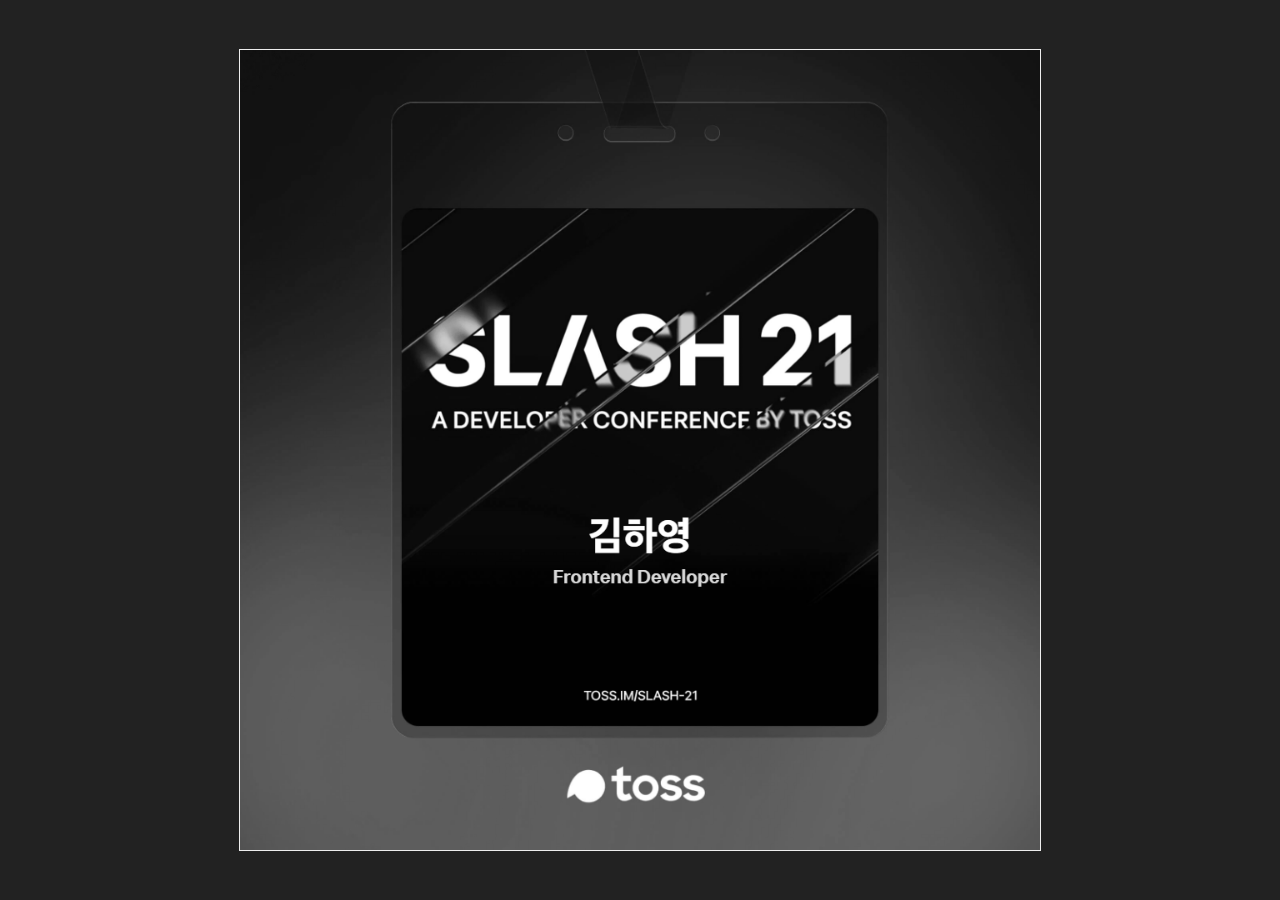
<file: index.html>
<!DOCTYPE html>
<html lang="en">
  <head>
    <meta charset="UTF-8" />
    <meta http-equiv="X-UA-Compatible" content="IE=edge" />
    <meta name="viewport" content="width=device-width, initial-scale=1.0" />
    <title>Document</title>
    <link rel="stylesheet" href="style.css" />
  </head>
  <body>
    <canvas id="canvas1"></canvas>
    <script src="script.js"></script>
  </body>
</html>
</file>
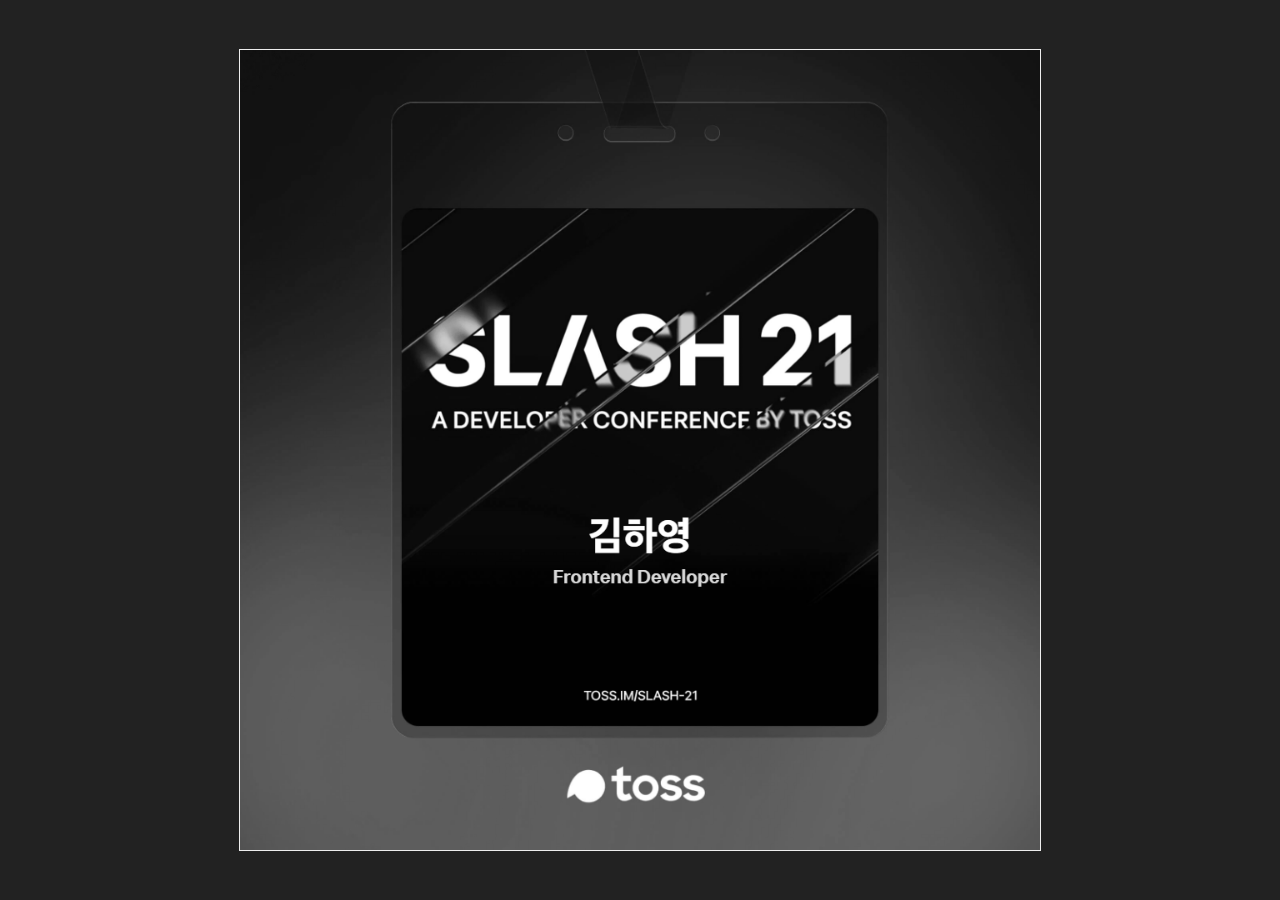
<file: grayscale/index.html>
<!DOCTYPE html>
<html lang="en">
  <head>
    <meta charset="UTF-8" />
    <meta http-equiv="X-UA-Compatible" content="IE=edge" />
    <meta name="viewport" content="width=device-width, initial-scale=1.0" />
    <title>Document</title>
    <link rel="stylesheet" href="./style.css" />
  </head>
  <body>
    <canvas id="canvas1"></canvas>
    <script src="./script.js"></script>
  </body>
</html>
</file>
<file: style.css>
body {
  background-color: #222;
}
#canvas1 {
  position: absolute;
  top: 50%;
  left: 50%;
  transform: translate(-50%, -50%);
  width: 800px;
  height: 800px;
  border: 1px solid #eee;
}
</file>
<file: grayscale/style.css>
body {
  background-color: #222;
}
#canvas1 {
  position: absolute;
  top: 50%;
  left: 50%;
  transform: translate(-50%, -50%);
  width: 800px;
  height: 800px;
  border: 1px solid #eee;
}
</file>
